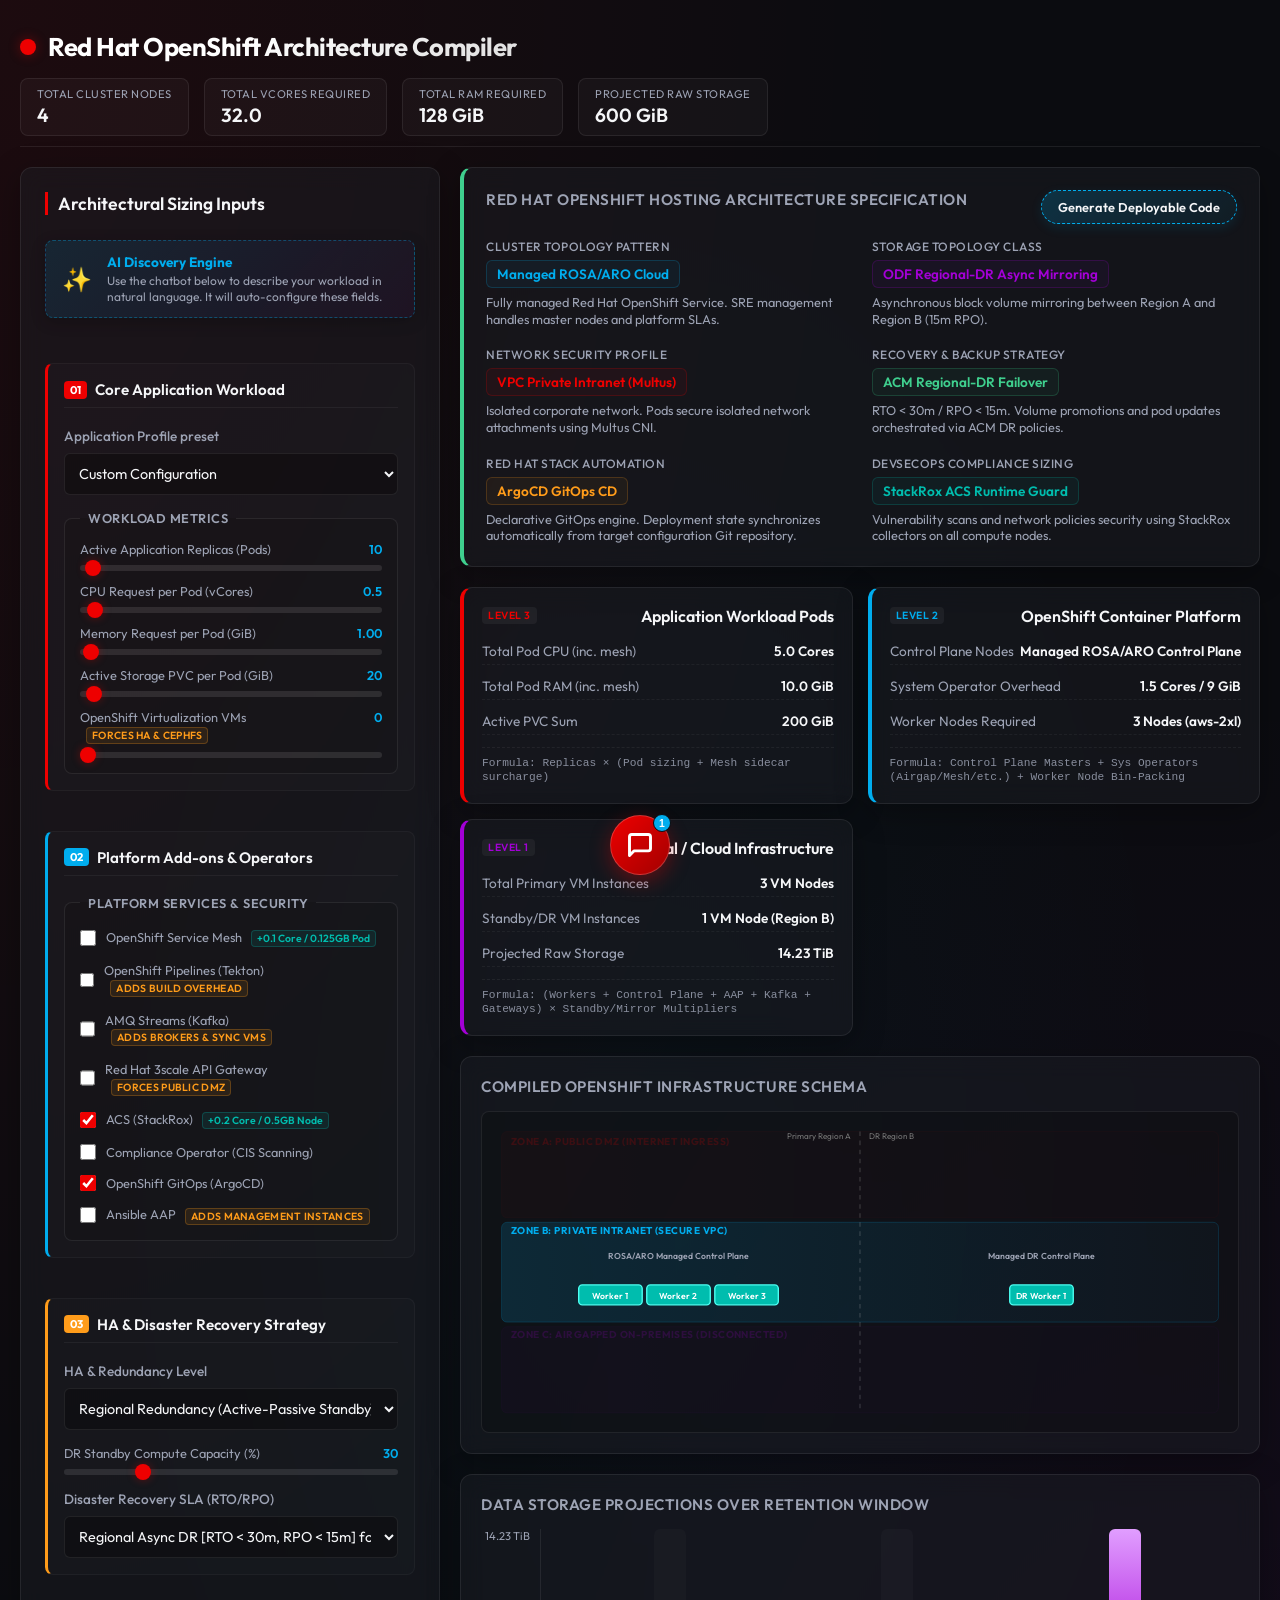
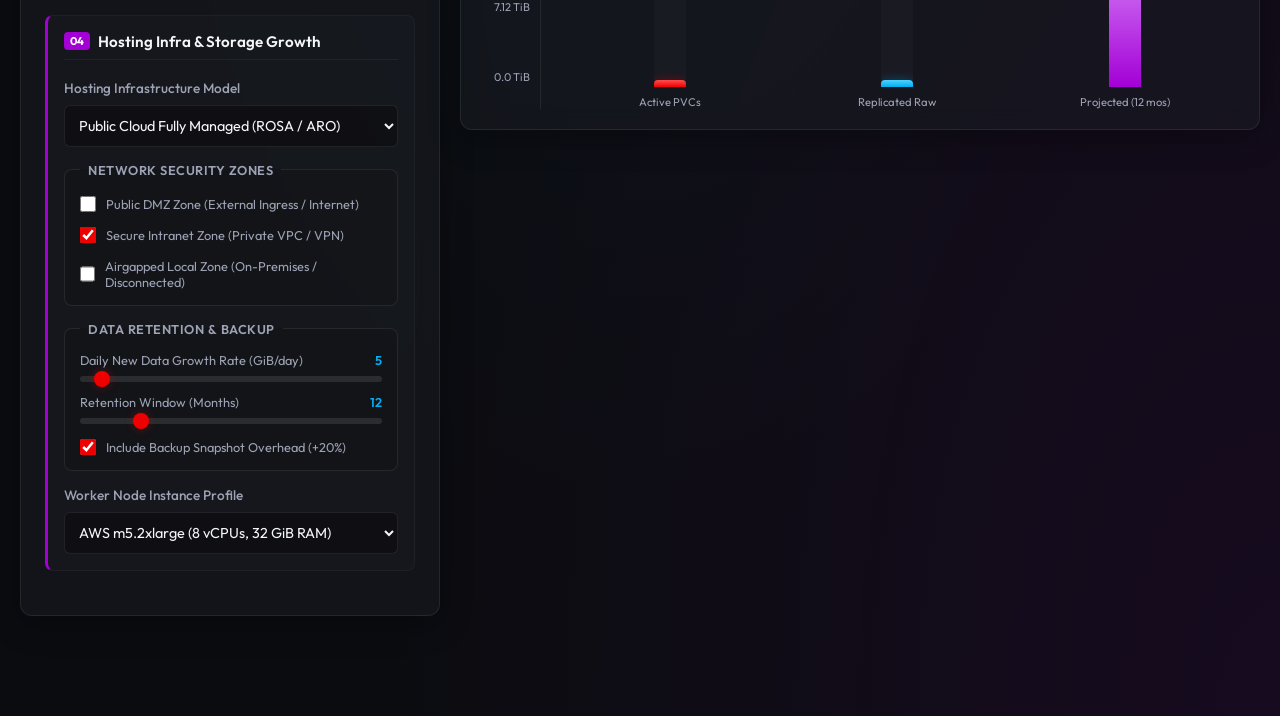
<file: Tools/Resource-Calculator/index.html>
<!DOCTYPE html>
<html lang="en">
<head>
    <meta charset="UTF-8">
    <meta name="viewport" content="width=device-width, initial-scale=1.0">
    <title>Red Hat OpenShift Hosting Architecture Compiler & AI Architect</title>
    <meta name="description" content="Translate application hosting needs into standard Red Hat OpenShift Hosting Architecture Specifications.">
    <link rel="preconnect" href="https://fonts.googleapis.com">
    <link rel="preconnect" href="https://fonts.gstatic.com" crossorigin>
    <link href="https://fonts.googleapis.com/css2?family=Outfit:wght@300;400;500;600;700&display=swap" rel="stylesheet">
    <link rel="stylesheet" href="style.css">
    <script src="app.js" defer></script>
</head>
<body>
    <div class="app-container">
        <!-- Main Top Header -->
        <header class="app-header">
            <div class="header-logo">
                <span class="redhat-dot"></span>
                <h1>Red Hat OpenShift Architecture Compiler</h1>
            </div>
            
            <!-- Quick Global Stats Ribbon -->
            <div class="global-stats-ribbon" id="stats-ribbon">
                <div class="stat-ribbon-item">
                    <span class="ribbon-label">Total Cluster Nodes</span>
                    <span class="ribbon-value" id="ribbon-nodes">3</span>
                </div>
                <div class="stat-ribbon-item">
                    <span class="ribbon-label">Total vCores Required</span>
                    <span class="ribbon-value" id="ribbon-cores">24.0</span>
                </div>
                <div class="stat-ribbon-item">
                    <span class="ribbon-label">Total RAM Required</span>
                    <span class="ribbon-value" id="ribbon-ram">96 GiB</span>
                </div>
                <div class="stat-ribbon-item">
                    <span class="ribbon-label">Projected Raw Storage</span>
                    <span class="ribbon-value" id="ribbon-storage">1.2 TiB</span>
                </div>
            </div>
        </header>

        <!-- Main Content Area -->
        <main class="app-main">
            <!-- Left Panel: Application Hosting Needs Inputs -->
            <section class="panel-left card-glass">
                <h2 class="section-title">Architectural Sizing Inputs</h2>
                
                <div class="ai-banner-callout">
                    <span class="ai-banner-sparkle">✨</span>
                    <div class="ai-banner-text">
                        <strong>AI Discovery Engine</strong>
                        <p>Use the chatbot below to describe your workload in natural language. It will auto-configure these fields.</p>
                    </div>
                </div>

                <!-- Step 1: Core Application Workload -->
                <div class="step-container border-step-app">
                    <h3 class="step-title"><span class="step-num step-num-app">01</span> Core Application Workload</h3>
                    
                    <!-- Preset Workloads Section -->
                    <div class="form-group">
                        <label for="workload-preset">Application Profile preset</label>
                        <select id="workload-preset" class="select-field">
                            <option value="web">Standard Web / Microservice (Balanced)</option>
                            <option value="db">Database & Caching (RAM Heavy)</option>
                            <option value="ai">AI/ML & Analytics (Compute Heavy)</option>
                            <option value="custom" selected>Custom Configuration</option>
                        </select>
                    </div>

                    <!-- Sliders for Workload Sizing -->
                    <fieldset class="fieldset-group">
                        <legend>Workload Metrics</legend>
                        
                        <div class="slider-group">
                            <div class="slider-labels">
                                <span class="slider-name">Active Application Replicas (Pods)</span>
                                <span class="slider-val" id="val-replicas">10</span>
                            </div>
                            <input type="range" id="input-replicas" min="1" max="500" value="10" class="slider-field">
                        </div>

                        <div class="slider-group">
                            <div class="slider-labels">
                                <span class="slider-name">CPU Request per Pod (vCores)</span>
                                <span class="slider-val" id="val-cpu">0.5</span>
                            </div>
                            <input type="range" id="input-cpu" min="0.1" max="16" step="0.1" value="0.5" class="slider-field">
                        </div>

                        <div class="slider-group">
                            <div class="slider-labels">
                                <span class="slider-name">Memory Request per Pod (GiB)</span>
                                <span class="slider-val" id="val-ram">1.0</span>
                            </div>
                            <input type="range" id="input-ram" min="0.25" max="64" step="0.25" value="1" class="slider-field">
                        </div>

                        <div class="slider-group">
                            <div class="slider-labels">
                                <span class="slider-name">Active Storage PVC per Pod (GiB)</span>
                                <span class="slider-val" id="val-pvc">20</span>
                            </div>
                            <input type="range" id="input-pvc" min="0" max="1000" step="10" value="20" class="slider-field">
                        </div>

                        <!-- OpenShift Virtualization VMs Slider -->
                        <div class="slider-group">
                            <div class="slider-labels">
                                <span class="slider-name">
                                    OpenShift Virtualization VMs 
                                    <span class="rule-hint-badge" title="Virtualization requires CephFS Shared Storage and locks out Single-Node SNO setup">forces HA & CephFS</span>
                                </span>
                                <span class="slider-val" id="val-vms">0</span>
                            </div>
                            <input type="range" id="input-vms" min="0" max="100" step="1" value="0" class="slider-field">
                        </div>
                    </fieldset>
                </div>

                <!-- Step 2: Platform Add-ons & Operators -->
                <div class="step-container border-step-platform">
                    <h3 class="step-title"><span class="step-num step-num-platform">02</span> Platform Add-ons & Operators</h3>
                    
                    <!-- DevSecOps & Platform Services Checklist -->
                    <fieldset class="fieldset-group">
                        <legend>Platform Services & Security</legend>
                        <div class="checkbox-group">
                            <input type="checkbox" id="input-service-mesh" class="checkbox-field">
                            <label for="input-service-mesh">OpenShift Service Mesh <span class="calc-overhead-badge">+0.1 Core / 0.125GB Pod</span></label>
                        </div>
                        <div class="checkbox-group">
                            <input type="checkbox" id="input-sec-pipelines" class="checkbox-field">
                            <label for="input-sec-pipelines">OpenShift Pipelines (Tekton) <span class="rule-hint-badge" title="Toggling pipelines enables concurrent builder CPU/RAM overhead slider">adds build overhead</span></label>
                        </div>
                        <div class="checkbox-group">
                            <input type="checkbox" id="input-sec-kafka" class="checkbox-field">
                            <label for="input-sec-kafka">AMQ Streams (Kafka) <span class="rule-hint-badge" title="Toggling Kafka adds brokers nodes & storage, plus MM2 sync VM instances if DR is active">adds brokers & sync VMs</span></label>
                        </div>
                        <div class="checkbox-group">
                            <input type="checkbox" id="input-sec-gateway" class="checkbox-field">
                            <label for="input-sec-gateway">Red Hat 3scale API Gateway <span class="rule-hint-badge" title="3scale API Gateway requires Ingress Controllers in a Public DMZ zone">forces Public DMZ</span></label>
                        </div>
                        <div class="checkbox-group">
                            <input type="checkbox" id="input-sec-acs" checked class="checkbox-field">
                            <label for="input-sec-acs">ACS (StackRox) <span class="calc-overhead-badge">+0.2 Core / 0.5GB Node</span></label>
                        </div>
                        <div class="checkbox-group">
                            <input type="checkbox" id="input-sec-compliance" class="checkbox-field">
                            <label for="input-sec-compliance">Compliance Operator (CIS Scanning)</label>
                        </div>
                        <div class="checkbox-group">
                            <input type="checkbox" id="input-sec-gitops" checked class="checkbox-field">
                            <label for="input-sec-gitops">OpenShift GitOps (ArgoCD)</label>
                        </div>
                        <div class="checkbox-group">
                            <input type="checkbox" id="input-sec-aap" class="checkbox-field">
                            <label for="input-sec-aap">Ansible AAP <span class="rule-hint-badge" title="Ansible Automation Platform controller nodes (3 instances) + auto-scaled executor nodes based on workers">adds management instances</span></label>
                        </div>
                    </fieldset>

                    <!-- Concurrent Build Tasks Slider (Only shown if Tekton Pipelines checked) -->
                    <div class="slider-group custom-hidden" id="concurrent-builds-container">
                        <div class="slider-labels">
                            <span class="slider-name">Concurrent CI Build Tasks</span>
                            <span class="slider-val" id="val-concurrent-builds">2</span>
                        </div>
                        <input type="range" id="input-concurrent-builds" min="1" max="10" step="1" value="2" class="slider-field">
                    </div>

                    <!-- Event Throughput Slider (Only shown if AMQ Streams checked) -->
                    <div class="slider-group custom-hidden" id="kafka-throughput-container">
                        <div class="slider-labels">
                            <span class="slider-name">Event Throughput (msgs/sec)</span>
                            <span class="slider-val" id="val-kafka-throughput">10000</span>
                        </div>
                        <input type="range" id="input-kafka-throughput" min="10000" max="100000" step="10000" value="10000" class="slider-field">
                    </div>
                </div>

                <!-- Step 3: High Availability & DR Strategy -->
                <div class="step-container border-step-dr">
                    <h3 class="step-title"><span class="step-num step-num-dr">03</span> HA & Disaster Recovery Strategy</h3>
                    
                    <!-- High Availability & DR Levels -->
                    <div class="form-group">
                        <label for="availability-sla">HA & Redundancy Level</label>
                        <select id="availability-sla" class="select-field">
                            <option value="sno">Single Zone (SNO - Single Node OpenShift)</option>
                            <option value="ha-single">Single Region (HA Multi-AZ Stretch Cluster)</option>
                            <option value="ha-dr-ap" selected>Regional Redundancy (Active-Passive Standby)</option>
                            <option value="ha-dr-aa">Regional Redundancy (Active-Active Sync DR)</option>
                        </select>
                    </div>

                    <!-- DR Standby Compute Capacity (Only shown for Active-Passive) -->
                    <div class="slider-group" id="standby-capacity-container">
                        <div class="slider-labels">
                            <span class="slider-name">DR Standby Compute Capacity (%)</span>
                            <span class="slider-val" id="val-standby-capacity">30</span>
                        </div>
                        <input type="range" id="input-standby-capacity" min="10" max="100" step="10" value="30" class="slider-field">
                    </div>

                    <!-- Disaster Recovery SLAs -->
                    <div class="form-group">
                        <label for="recovery-sla">Disaster Recovery SLA (RTO/RPO)</label>
                        <select id="recovery-sla" class="select-field">
                            <option value="oadp">Basic Backup (OADP) [RTO &lt; 24h, RPO &lt; 24h]</option>
                            <option value="async" selected>Regional Async DR [RTO &lt; 30m, RPO &lt; 15m] <span class="rule-hint-badge">forces Regional AP/AA</span></option>
                            <option value="sync">Metro Sync DR [RTO &lt; 1m, RPO ~ 0] <span class="rule-hint-badge">forces Active-Active DR</span></option>
                        </select>
                    </div>
                </div>

                <!-- Step 4: Infrastructure & Storage Retention -->
                <div class="step-container border-step-infra">
                    <h3 class="step-title"><span class="step-num step-num-infra">04</span> Hosting Infra & Storage Growth</h3>

                    <!-- Infrastructure Model (ROSA/ARO vs Baremetal) -->
                    <div class="form-group">
                        <label for="infra-model">Hosting Infrastructure Model</label>
                        <select id="infra-model" class="select-field">
                            <option value="baremetal">Self-Managed Bare-Metal Datacenter</option>
                            <option value="virtualized">Self-Managed Virtualized (VMware/Nutanix)</option>
                            <option value="cloud-self">Public Cloud Self-Managed (IPI/UPI on AWS/Azure)</option>
                            <option value="cloud-managed" selected>Public Cloud Fully Managed (ROSA / ARO)</option>
                        </select>
                    </div>

                    <!-- Security & Network Zone Topology -->
                    <fieldset class="fieldset-group">
                        <legend>Network Security Zones</legend>
                        <div class="checkbox-group">
                            <input type="checkbox" id="input-zone-dmz" class="checkbox-field">
                            <label for="input-zone-dmz">Public DMZ Zone (External Ingress / Internet)</label>
                        </div>
                        <div class="checkbox-group">
                            <input type="checkbox" id="input-zone-intranet" checked class="checkbox-field">
                            <label for="input-zone-intranet">Secure Intranet Zone (Private VPC / VPN)</label>
                        </div>
                        <div class="checkbox-group">
                            <input type="checkbox" id="input-zone-airgap" class="checkbox-field">
                            <label for="input-zone-airgap">Airgapped Local Zone (On-Premises / Disconnected)</label>
                        </div>
                    </fieldset>

                    <!-- Storage Projections and Retention -->
                    <fieldset class="fieldset-group">
                        <legend>Data Retention & Backup</legend>
                        
                        <div class="slider-group">
                            <div class="slider-labels">
                                <span class="slider-name">Daily New Data Growth Rate (GiB/day)</span>
                                <span class="slider-val" id="val-growth">5</span>
                            </div>
                            <input type="range" id="input-growth" min="0" max="100" step="1" value="5" class="slider-field">
                        </div>

                        <div class="slider-group">
                            <div class="slider-labels">
                                <span class="slider-name">Retention Window (Months)</span>
                                <span class="slider-val" id="val-retention">12</span>
                            </div>
                            <input type="range" id="input-retention" min="1" max="60" step="1" value="12" class="slider-field">
                        </div>

                        <div class="checkbox-group">
                            <input type="checkbox" id="input-backup" checked class="checkbox-field">
                            <label for="input-backup">Include Backup Snapshot Overhead (+20%)</label>
                        </div>
                    </fieldset>

                    <!-- Node Hardware Profiles -->
                    <div class="form-group">
                        <label for="node-profile">Worker Node Instance Profile</label>
                        <select id="node-profile" class="select-field">
                            <option value="aws-xl">AWS m5.xlarge (4 vCPUs, 16 GiB RAM)</option>
                            <option value="aws-2xl" selected>AWS m5.2xlarge (8 vCPUs, 32 GiB RAM)</option>
                            <option value="baremetal">Bare-Metal Compute Node (32 vCPUs, 128 GiB RAM)</option>
                            <option value="custom">Custom Node Sizing</option>
                        </select>
                    </div>

                    <!-- Custom Node Sizing (Hidden unless Custom node selected) -->
                    <div id="custom-node-size-container" class="fieldset-group custom-hidden">
                        <legend>Custom Node Capacity</legend>
                        <div style="display: flex; gap: 15px; margin-top: 10px;">
                            <div style="flex: 1;">
                                <label for="custom-node-cpu" style="font-size: 0.8rem; margin-bottom: 5px;">Node vCPUs</label>
                                <input type="number" id="custom-node-cpu" min="1" max="128" value="8" class="select-field" style="padding: 6px;">
                            </div>
                            <div style="flex: 1;">
                                <label for="custom-node-ram" style="font-size: 0.8rem; margin-bottom: 5px;">Node RAM (GiB)</label>
                                <input type="number" id="custom-node-ram" min="2" max="1024" value="32" class="select-field" style="padding: 6px;">
                            </div>
                        </div>
                    </div>
                </div>
            </section>

            <!-- Right Panel: Architectural Specs, Infrastructure Cards & Visuals -->
            <section class="panel-right">
                
                <!-- Central Panel: Red Hat OpenShift Hosting Architecture Specification -->
                <div class="compiled-spec-container card-glass border-spec">
                    <div class="spec-header-flex">
                        <h3 class="container-title">Red Hat OpenShift Hosting Architecture Specification</h3>
                        <button id="btn-trigger-iaas" class="btn-generate-code">Generate Deployable Code</button>
                    </div>
                    <div class="spec-grid">
                        <div class="spec-item">
                            <span class="spec-label">Cluster Topology Pattern</span>
                            <div class="spec-badge-wrapper">
                                <span class="spec-badge badge-topology" id="spec-topology">Multi-Cluster ACM Managed</span>
                            </div>
                            <p class="spec-desc" id="spec-topology-desc">Replicated active and standby nodes split across regions with global cluster federation controls.</p>
                        </div>
                        <div class="spec-item">
                            <span class="spec-label">Storage Topology Class</span>
                            <div class="spec-badge-wrapper">
                                <span class="spec-badge badge-storage" id="spec-storage">ODF Regional Async Mirroring</span>
                            </div>
                            <p class="spec-desc" id="spec-storage-desc">Asynchronous data replication across distant geographies to protect against site failure.</p>
                        </div>
                        <div class="spec-item">
                            <span class="spec-label">Network Security Profile</span>
                            <div class="spec-badge-wrapper">
                                <span class="spec-badge badge-security" id="spec-security">VPC Private Intranet (Multus)</span>
                            </div>
                            <p class="spec-desc" id="spec-security-desc">Private network isolation using macvlan attachments and strict security segmentations.</p>
                        </div>
                        <div class="spec-item">
                            <span class="spec-label">Recovery & Backup Strategy</span>
                            <div class="spec-badge-wrapper">
                                <span class="spec-badge badge-recovery" id="spec-recovery">OADP Object Store Snapshots</span>
                            </div>
                            <p class="spec-desc" id="spec-recovery-desc">Backup scheduling using velero and OADP to push snapshot volumes into external S3 storage.</p>
                        </div>
                        <!-- New Badge: Red Hat Stack Automation -->
                        <div class="spec-item">
                            <span class="spec-label">Red Hat Stack Automation</span>
                            <div class="spec-badge-wrapper">
                                <span class="spec-badge badge-automation" id="spec-automation">Not Configured</span>
                            </div>
                            <p class="spec-desc" id="spec-automation-desc">Day-2 automation configurations using playbooks, execution environments, and AAP automation controller.</p>
                        </div>
                        <!-- New Badge: DevSecOps Compliance -->
                        <div class="spec-item">
                            <span class="spec-label">DevSecOps Compliance Sizing</span>
                            <div class="spec-badge-wrapper">
                                <span class="spec-badge badge-devsecops" id="spec-devsecops">Standard Baseline</span>
                            </div>
                            <p class="spec-desc" id="spec-devsecops-desc">Runtime security scans with StackRox ACS collectors and CIS profiles from compliance operator.</p>
                        </div>
                    </div>
                </div>

                <!-- Stack Cascade Cards -->
                <div class="cascade-cards-container">
                    
                    <!-- Level 3: App Pods -->
                    <div class="cascade-card card-glass border-app">
                        <div class="card-header">
                            <span class="card-level">Level 3</span>
                            <h3>Application Workload Pods</h3>
                        </div>
                        <div class="card-stats">
                            <div class="card-stat-item">
                                <span class="stat-name">Total Pod CPU (inc. mesh)</span>
                                <span class="stat-val" id="app-cpu-total">5.0 Cores</span>
                            </div>
                            <div class="card-stat-item">
                                <span class="stat-name">Total Pod RAM (inc. mesh)</span>
                                <span class="stat-val" id="app-ram-total">10 GiB</span>
                            </div>
                            <div class="card-stat-item">
                                <span class="stat-name">Active PVC Sum</span>
                                <span class="stat-val" id="app-storage-total">200 GiB</span>
                            </div>
                        </div>
                        <div class="calc-formula-container">
                            <span class="calc-formula-text">Formula: Replicas &times; (Pod sizing + Mesh sidecar surcharge)</span>
                        </div>
                    </div>

                    <!-- Level 2: Platform Layer -->
                    <div class="cascade-card card-glass border-platform">
                        <div class="card-header">
                            <span class="card-level">Level 2</span>
                            <h3>OpenShift Container Platform</h3>
                        </div>
                        <div class="card-stats">
                            <div class="card-stat-item">
                                <span class="stat-name">Control Plane Nodes</span>
                                <span class="stat-val" id="platform-cp-overhead">3 Nodes (24 vCPUs / 96GB)</span>
                            </div>
                            <div class="card-stat-item">
                                <span class="stat-name">System Operator Overhead</span>
                                <span class="stat-val" id="platform-sys-overhead">2.5 Cores / 12GiB</span>
                            </div>
                            <div class="card-stat-item">
                                <span class="stat-name">Worker Nodes Required</span>
                                <span class="stat-val" id="platform-worker-nodes">2 Nodes</span>
                            </div>
                        </div>
                        <div class="calc-formula-container">
                            <span class="calc-formula-text">Formula: Control Plane Masters + Sys Operators (Airgap/Mesh/etc.) + Worker Node Bin-Packing</span>
                        </div>
                    </div>

                    <!-- Level 1: Infrastructure Layer -->
                    <div class="cascade-card card-glass border-infra">
                        <div class="card-header">
                            <span class="card-level">Level 1</span>
                            <h3>Physical / Cloud Infrastructure</h3>
                        </div>
                        <div class="card-stats">
                            <div class="card-stat-item">
                                <span class="stat-name">Total Primary VM Instances</span>
                                <span class="stat-val" id="infra-instances">5 Instances</span>
                            </div>
                            <div class="card-stat-item">
                                <span class="stat-name">Standby/DR VM Instances</span>
                                <span class="stat-val" id="infra-instances-dr">3 Instances</span>
                            </div>
                            <div class="card-stat-item">
                                <span class="stat-name">Projected Raw Storage</span>
                                <span class="stat-val" id="infra-storage-projected">6.5 TiB</span>
                            </div>
                        </div>
                        <div class="calc-formula-container">
                            <span class="calc-formula-text">Formula: (Workers + Control Plane + AAP + Kafka + Gateways) &times; Standby/Mirror Multipliers</span>
                        </div>
                    </div>
                </div>

                <!-- SVG Visualizer Schema (HA/DR lanes & Multi-VPC zones) -->
                <div class="visualizer-container card-glass">
                    <h3 class="container-title">Compiled OpenShift Infrastructure Schema</h3>
                    <div class="svg-wrapper">
                        <svg viewBox="0 0 800 320" xmlns="http://www.w3.org/2000/svg" id="dependency-svg" width="100%" height="100%">
                            <defs>
                                <marker id="arrow" viewBox="0 0 10 10" refX="8" refY="5" markerWidth="6" markerHeight="6" orient="auto-start-reverse">
                                    <path d="M 0 0 L 10 5 L 0 10 z" fill="#777" />
                                </marker>
                                <linearGradient id="dmzGrad" x1="0%" y1="0%" x2="100%" y2="0%">
                                    <stop offset="0%" stop-color="rgba(238, 0, 0, 0.15)" />
                                    <stop offset="100%" stop-color="rgba(238, 0, 0, 0.03)" />
                                </linearGradient>
                                <linearGradient id="intranetGrad" x1="0%" y1="0%" x2="100%" y2="0%">
                                    <stop offset="0%" stop-color="rgba(0, 173, 238, 0.15)" />
                                    <stop offset="100%" stop-color="rgba(0, 173, 238, 0.03)" />
                                </linearGradient>
                                <linearGradient id="airgapGrad" x1="0%" y1="0%" x2="100%" y2="0%">
                                    <stop offset="0%" stop-color="rgba(163, 0, 214, 0.15)" />
                                    <stop offset="100%" stop-color="rgba(163, 0, 214, 0.03)" />
                                </linearGradient>
                            </defs>

                            <!-- Swimlanes for Security Zones -->
                            <!-- Lane 1: Public DMZ -->
                            <g id="lane-dmz">
                                <rect x="5" y="5" width="790" height="95" rx="6" fill="url(#dmzGrad)" stroke="rgba(238, 0, 0, 0.2)" stroke-width="1" />
                                <text x="15" y="20" fill="#EE0000" font-family="var(--font-stack)" font-weight="700" font-size="11" letter-spacing="0.5">ZONE A: PUBLIC DMZ (INTERNET INGRESS)</text>
                            </g>

                            <!-- Lane 2: Secure Intranet -->
                            <g id="lane-intranet">
                                <rect x="5" y="105" width="790" height="110" rx="6" fill="url(#intranetGrad)" stroke="rgba(0, 173, 238, 0.2)" stroke-width="1" />
                                <text x="15" y="118" fill="#00ADEE" font-family="var(--font-stack)" font-weight="700" font-size="11" letter-spacing="0.5">ZONE B: PRIVATE INTRANET (SECURE VPC)</text>
                            </g>

                            <!-- Lane 3: Airgapped Local -->
                            <g id="lane-airgap">
                                <rect x="5" y="220" width="790" height="95" rx="6" fill="url(#airgapGrad)" stroke="rgba(163, 0, 214, 0.2)" stroke-width="1" />
                                <text x="15" y="233" fill="#A300D6" font-family="var(--font-stack)" font-weight="700" font-size="11" letter-spacing="0.5">ZONE C: AIRGAPPED ON-PREMISES (DISCONNECTED)</text>
                            </g>

                            <!-- Region Dividers (Dotted vertical line if Multi-Region DR selected) -->
                            <line x1="400" y1="5" x2="400" y2="315" stroke="rgba(255, 255, 255, 0.15)" stroke-width="1.5" stroke-dasharray="5,5" id="region-divider" />
                            <text x="390" y="13" fill="#777" font-family="var(--font-stack)" font-size="9" text-anchor="end" id="region-a-label">Primary Region A</text>
                            <text x="410" y="13" fill="#777" font-family="var(--font-stack)" font-size="9" text-anchor="start" id="region-b-label">DR Region B</text>

                            <!-- Dynamic SVG Nodes will be injected here by app.js -->
                            <g id="svg-dynamic-elements">
                                <!-- Placeholders for dynamically rendered nodes/pods -->
                            </g>
                        </svg>
                    </div>
                </div>

                <!-- Storage Growth Projection Graph -->
                <div class="storage-chart-container card-glass">
                    <h3 class="container-title">Data Storage Projections Over Retention Window</h3>
                    <div class="chart-wrapper">
                        <div class="chart-y-axis">
                            <span id="chart-scale-max">10.0 TiB</span>
                            <span id="chart-scale-mid">5.0 TiB</span>
                            <span id="chart-scale-min">0.0 TiB</span>
                        </div>
                        <div class="chart-visual">
                            <!-- Visual Columns -->
                            <div class="chart-column">
                                <div class="bar-container">
                                    <div class="bar bar-base" id="bar-active-height" style="height: 20%;"></div>
                                </div>
                                <span class="bar-label">Active PVCs</span>
                            </div>
                            <div class="chart-column">
                                <div class="bar-container">
                                    <div class="bar bar-replicated" id="bar-replicated-height" style="height: 40%;"></div>
                                </div>
                                <span class="bar-label">Replicated Raw</span>
                            </div>
                            <div class="chart-column">
                                <div class="bar-container">
                                    <div class="bar bar-projected" id="bar-projected-height" style="height: 85%;"></div>
                                </div>
                                <span class="bar-label" id="label-projected-time">Projected (12 mos)</span>
                            </div>
                        </div>
                    </div>
                </div>
            </section>
        </main>

        <!-- Floating Chatbot Widget (Bottom Center) -->
        <div class="chat-widget-wrapper" id="chat-widget">
            <!-- Expandable Chat Panel -->
            <div class="chat-panel card-glass chat-collapsed" id="chat-panel">
                <div class="chat-header">
                    <div class="chat-title">
                        <span class="ollama-indicator" id="ollama-status-indicator"></span>
                        <h4>Enterprise AI Architect</h4>
                    </div>
                    <!-- Dynamic Model Selector -->
                    <select id="chat-model-select" class="select-field" style="padding: 2px 6px; font-size: 0.75rem; background: rgba(0,0,0,0.4); border-color: rgba(255,255,255,0.1); width: 120px; margin-left: 10px;"></select>
                    <!-- Settings Toggle Button -->
                    <button class="btn-settings-chat" id="btn-settings-chat" title="Configure System Prompt" style="background: none; border: none; color: var(--text-secondary); font-size: 1rem; cursor: pointer; padding: 0 5px; margin-left: 8px;">⚙️</button>
                    <button class="btn-close-chat" id="btn-close-chat" style="margin-left: 5px;">&times;</button>
                </div>
                
                <!-- Chat Messages Body -->
                <div class="chat-body" id="chat-body">
                    <div class="chat-message system-msg">
                        Hi! I am your <strong>Enterprise OpenShift Discovery Architect</strong>. Tell me about your application's characteristics and hosting requirements. I will configure the hosting specification and guide you through targeted architectural discovery questions.
                    </div>
                </div>

                <!-- Chat Settings Body (Prompt Configurator) -->
                <div class="chat-settings-body custom-hidden" id="chat-settings-body" style="padding: 15px; flex: 1; display: flex; flex-direction: column; overflow-y: auto; background: rgba(10, 15, 30, 0.95);">
                    <h5 style="margin-top: 0; margin-bottom: 8px; color: var(--accent-light); font-size: 0.9rem; font-weight: 600;">System Prompt Configuration</h5>
                    <p style="font-size: 0.7rem; color: var(--text-secondary); margin-bottom: 10px; line-height: 1.3;">Fine-tune the baseline rules used by the AI to translate your natural language requirements into OpenShift hosting designs and generate follow-up discovery questions.</p>
                    <textarea id="prompt-text-area" class="select-field" style="width: 100%; flex: 1; min-height: 180px; font-family: 'Courier New', monospace; font-size: 0.75rem; line-height: 1.4; resize: none; margin-bottom: 10px; background: rgba(0,0,0,0.3); border-color: rgba(255,255,255,0.1); padding: 8px; color: #f5f6f8; border-radius: 4px;"></textarea>
                    <div style="display: flex; gap: 8px;">
                        <button id="btn-save-prompt" class="btn-send" style="padding: 6px 15px; font-size: 0.8rem; border-radius: 4px; height: auto;">Save Prompt</button>
                        <button id="btn-reset-prompt" class="btn-quick-action" style="padding: 6px 15px; font-size: 0.8rem; margin: 0; border-radius: 4px; background: transparent; border: 1px solid rgba(255,255,255,0.15);">Reset Default</button>
                    </div>
                </div>

                <!-- Predefined Quick Questions -->
                <div class="chat-quick-actions">
                    <button class="btn-quick-action" id="action-explain">Explain Sizing</button>
                    <button class="btn-quick-action" id="action-scc">Recommend SCC</button>
                    <button class="btn-quick-action" id="action-storage">Analyze Storage</button>
                </div>

                <!-- Chat Input Footer -->
                <div class="chat-footer">
                    <input type="text" id="chat-input" placeholder="Ask about your configuration..." autocomplete="off">
                    <button id="chat-send-btn" class="btn-send">Send</button>
                </div>
                
                <!-- Connection Status Alert -->
                <div class="ollama-error-banner custom-hidden" id="ollama-error">
                    <strong>Local Ollama CORS or Connection Error!</strong> Start Ollama with origins enabled:
                    <pre style="margin-top: 5px; font-size: 0.7rem; color: #ffcccc;"># Windows (PowerShell)
$env:OLLAMA_ORIGINS="*" ; ollama serve

# macOS / Linux
OLLAMA_ORIGINS="*" ollama serve</pre>
                </div>
            </div>

            <!-- Float Action Button -->
            <button class="chat-trigger-btn" id="chat-trigger">
                <svg viewBox="0 0 24 24" width="28" height="28" stroke="currentColor" stroke-width="2.5" fill="none" stroke-linecap="round" stroke-linejoin="round">
                    <path d="M21 15a2 2 0 0 1-2 2H7l-4 4V5a2 2 0 0 1 2-2h14a2 2 0 0 1 2 2z"></path>
                </svg>
                <span class="chat-badge" id="chat-badge">1</span>
            </button>
        </div>
        
        <!-- IaaS Code Generation Slide-out Drawer -->
        <div id="iaas-drawer" class="drawer-overlay custom-hidden">
            <div class="drawer-content card-glass">
                <div class="drawer-header">
                    <div class="drawer-header-title">
                        <span class="redhat-dot"></span>
                        <h3>Generate Deployable IaaS Code</h3>
                    </div>
                    <button id="btn-close-drawer" class="btn-close-chat">&times;</button>
                </div>
                
                <div class="drawer-body">
                    <!-- Section: Deployment Sizing Info -->
                    <div class="drawer-section">
                        <h4>Step 5: Configure Infrastructure Variables</h4>
                        
                        <div class="form-grid">
                            <div class="form-group">
                                <label for="iaas-provider">Cloud / Platform Target</label>
                                <select id="iaas-provider" class="select-field">
                                    <option value="aws">Amazon Web Services (AWS)</option>
                                    <option value="azure">Microsoft Azure</option>
                                    <option value="vsphere">VMware vSphere</option>
                                    <option value="baremetal">Bare-Metal (On-Premises)</option>
                                </select>
                            </div>
                            
                            <div class="form-group">
                                <label for="iaas-cluster-name">Cluster ID / Name</label>
                                <input type="text" id="iaas-cluster-name" class="select-field" value="ocp-production" placeholder="e.g. ocp-prod">
                            </div>

                            <div class="form-group">
                                <label for="iaas-base-domain">DNS Base Domain</label>
                                <input type="text" id="iaas-base-domain" class="select-field" value="example.com" placeholder="e.g. cluster.local">
                            </div>

                            <div class="form-group">
                                <label for="iaas-vpc-cidr">VPC / Network CIDR Range</label>
                                <input type="text" id="iaas-vpc-cidr" class="select-field" value="10.0.0.0/16" placeholder="e.g. 192.168.0.0/16">
                            </div>

                            <div class="form-group" style="grid-column: span 2;">
                                <label for="iaas-ssh-key">Public SSH Key (~/.ssh/id_rsa.pub)</label>
                                <input type="text" id="iaas-ssh-key" class="select-field" value="ssh-rsa AAAAB3NzaC1yc2EAAAADAQABAAACAQD... ocp-admin@local" placeholder="Paste ssh-rsa public key content">
                            </div>
                        </div>
                    </div>

                    <!-- Code Preview Selector Tabs -->
                    <div class="drawer-tabs">
                        <button class="drawer-tab-btn active" id="tab-terraform">Terraform (main.tf)</button>
                        <button class="drawer-tab-btn" id="tab-install-config">install-config.yaml</button>
                        <button class="drawer-tab-btn" id="tab-ansible">Ansible Day-2 Playbook</button>
                    </div>

                    <!-- Preformatted Code Block -->
                    <div class="code-preview-container">
                        <div class="code-preview-header">
                            <span class="preview-filename" id="preview-filename-label">main.tf</span>
                            <span class="code-lang-label" id="preview-lang-label">HCL / Terraform</span>
                        </div>
                        <pre><code id="code-preview-block">Initializing IaaS script...</code></pre>
                    </div>
                </div>

                <div class="drawer-footer">
                    <button id="btn-copy-code" class="btn-send">Copy to Clipboard</button>
                    <button id="btn-download-code" class="btn-quick-action" style="margin: 0; padding: 10px 20px;">Download Script File</button>
                </div>
            </div>
        </div>
    </div>
</body>
</html>
</file>
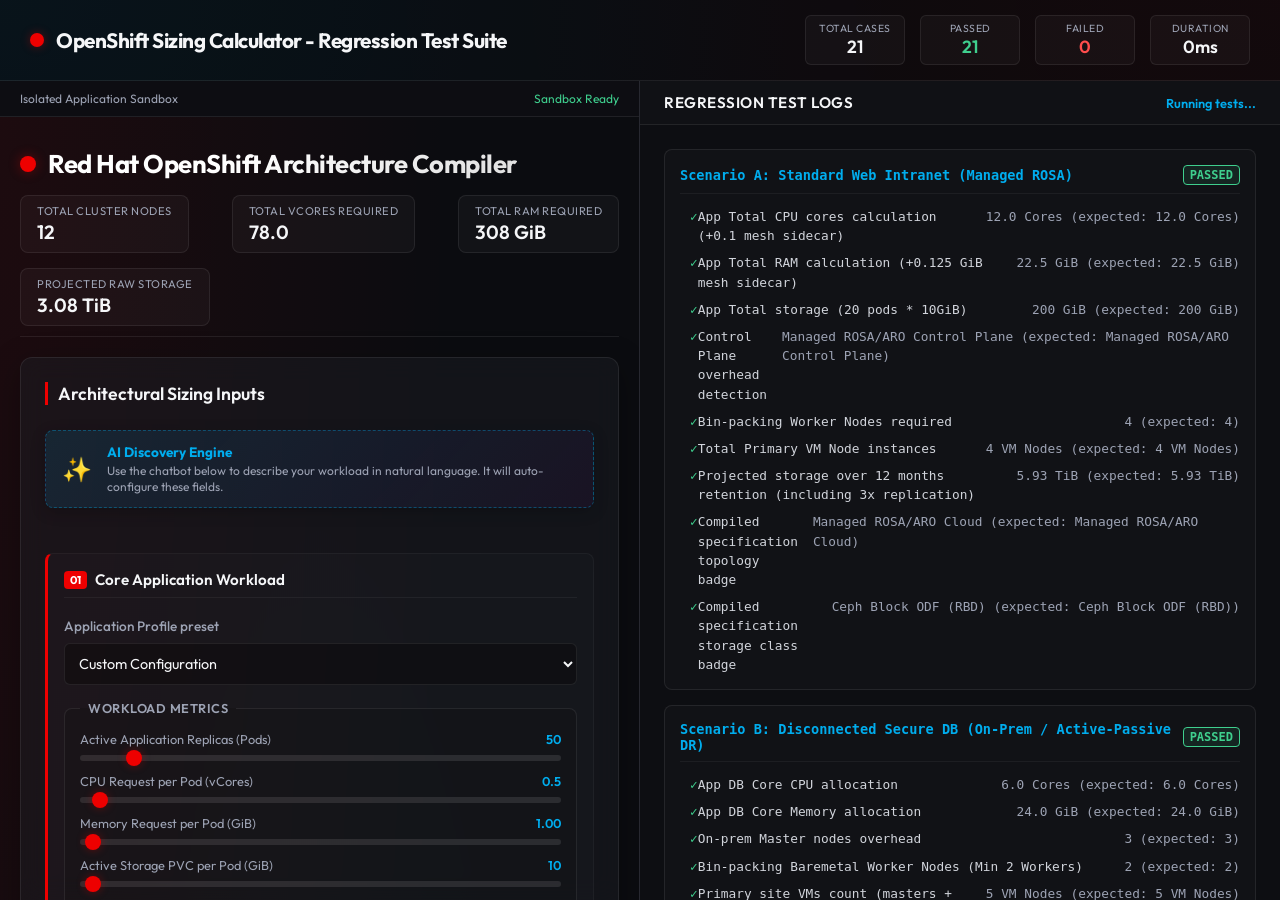
<file: Tools/Resource-Calculator/test.html>
<!DOCTYPE html>
<html lang="en">
<head>
    <meta charset="UTF-8">
    <meta name="viewport" content="width=device-width, initial-scale=1.0">
    <title>OpenShift Sizing Calculator - Regression Test Console</title>
    <link rel="preconnect" href="https://fonts.googleapis.com">
    <link rel="preconnect" href="https://fonts.gstatic.com" crossorigin>
    <link href="https://fonts.googleapis.com/css2?family=Outfit:wght@300;400;500;600;700&display=swap" rel="stylesheet">
    <style>
        :root {
            --bg-main: #0b0c10;
            --bg-card: rgba(30, 31, 38, 0.6);
            --border-glass: rgba(255, 255, 255, 0.08);
            --text-primary: #f5f6f8;
            --text-secondary: #9da3b4;
            --redhat-red: #EE0000;
            --redhat-red-glow: rgba(238, 0, 0, 0.35);
            --platform-blue: #00ADEE;
            --success-green: #3fcf8e;
            --success-green-glow: rgba(63, 207, 142, 0.2);
            --error-red: #ff4d4d;
            --error-red-glow: rgba(255, 77, 77, 0.2);
            --font-stack: 'Outfit', sans-serif;
        }

        * {
            box-sizing: border-box;
            margin: 0;
            padding: 0;
        }

        body {
            background-color: var(--bg-main);
            background-image: 
                radial-gradient(at 0% 0%, rgba(0, 173, 238, 0.08) 0px, transparent 50%),
                radial-gradient(at 100% 0%, rgba(238, 0, 0, 0.06) 0px, transparent 50%);
            color: var(--text-primary);
            font-family: var(--font-stack);
            height: 100vh;
            display: flex;
            flex-direction: column;
            overflow: hidden;
        }

        .test-header {
            display: flex;
            justify-content: space-between;
            align-items: center;
            padding: 15px 30px;
            border-bottom: 1px solid var(--border-glass);
            background: rgba(0, 0, 0, 0.2);
        }

        .header-logo {
            display: flex;
            align-items: center;
            gap: 12px;
        }

        .redhat-dot {
            width: 14px;
            height: 14px;
            background-color: var(--redhat-red);
            border-radius: 50%;
            box-shadow: 0 0 10px var(--redhat-red-glow);
        }

        .header-logo h1 {
            font-size: 1.3rem;
            font-weight: 700;
            letter-spacing: -0.5px;
        }

        .test-summary-ribbon {
            display: flex;
            gap: 15px;
        }

        .summary-item {
            background: rgba(255, 255, 255, 0.03);
            border: 1px solid var(--border-glass);
            border-radius: 6px;
            padding: 6px 12px;
            display: flex;
            flex-direction: column;
            min-width: 100px;
            text-align: center;
        }

        .summary-label {
            font-size: 0.65rem;
            color: var(--text-secondary);
            text-transform: uppercase;
            letter-spacing: 0.5px;
        }

        .summary-value {
            font-size: 1.1rem;
            font-weight: 600;
        }

        .summary-value.success { color: var(--success-green); }
        .summary-value.error { color: var(--error-red); }

        .main-layout {
            flex: 1;
            display: grid;
            grid-template-columns: 1fr 1fr;
            height: calc(100vh - 75px);
            overflow: hidden;
        }

        .iframe-container {
            border-right: 1px solid var(--border-glass);
            height: 100%;
            display: flex;
            flex-direction: column;
            background: #15161e;
        }

        .iframe-header {
            padding: 10px 20px;
            background: rgba(0, 0, 0, 0.4);
            border-bottom: 1px solid var(--border-glass);
            display: flex;
            justify-content: space-between;
            font-size: 0.75rem;
            color: var(--text-secondary);
        }

        #target-frame {
            flex: 1;
            width: 100%;
            height: 100%;
            border: none;
        }

        .console-container {
            height: 100%;
            display: flex;
            flex-direction: column;
            background: #0d0e12;
        }

        .console-header {
            padding: 12px 24px;
            background: rgba(255, 255, 255, 0.01);
            border-bottom: 1px solid var(--border-glass);
            display: flex;
            justify-content: space-between;
            align-items: center;
        }

        .console-header h2 {
            font-size: 0.95rem;
            font-weight: 600;
            color: var(--text-primary);
            text-transform: uppercase;
            letter-spacing: 0.5px;
        }

        .test-log {
            flex: 1;
            padding: 24px;
            overflow-y: auto;
            display: flex;
            flex-direction: column;
            gap: 15px;
            font-family: monospace;
            font-size: 0.8rem;
        }

        .log-section {
            background: rgba(255, 255, 255, 0.02);
            border: 1px solid var(--border-glass);
            border-radius: 8px;
            padding: 15px;
            display: flex;
            flex-direction: column;
            gap: 8px;
        }

        .log-section-header {
            display: flex;
            justify-content: space-between;
            align-items: center;
            border-bottom: 1px solid rgba(255, 255, 255, 0.05);
            padding-bottom: 8px;
            margin-bottom: 5px;
        }

        .section-title {
            color: var(--platform-blue);
            font-weight: 700;
            font-size: 0.85rem;
        }

        .section-status {
            font-weight: 700;
            font-size: 0.75rem;
            padding: 2px 6px;
            border-radius: 4px;
        }

        .status-pass {
            background: rgba(63, 207, 142, 0.1);
            border: 1px solid var(--success-green);
            color: var(--success-green);
        }

        .status-fail {
            background: rgba(255, 77, 77, 0.1);
            border: 1px solid var(--error-red);
            color: var(--error-red);
        }

        .log-entry {
            display: flex;
            justify-content: space-between;
            padding-left: 10px;
            line-height: 1.5;
            color: #d1d4db;
        }

        .log-entry.pass::before {
            content: "✓ ";
            color: var(--success-green);
        }

        .log-entry.fail::before {
            content: "✗ ";
            color: var(--error-red);
        }

        .log-entry.fail {
            color: var(--error-red);
            background: rgba(255, 77, 77, 0.05);
            border-radius: 4px;
            padding: 4px 10px;
        }

        .log-entry-msg {
            flex: 1;
            padding-right: 15px;
        }

        .log-entry-val {
            color: var(--text-secondary);
        }

        .console-footer {
            padding: 15px 24px;
            border-top: 1px solid var(--border-glass);
            display: flex;
            justify-content: flex-end;
        }

        .btn-restart {
            background: var(--platform-blue);
            color: white;
            border: none;
            padding: 8px 16px;
            border-radius: 4px;
            font-family: var(--font-stack);
            font-size: 0.8rem;
            font-weight: 600;
            cursor: pointer;
            transition: opacity 0.2s;
        }

        .btn-restart:hover {
            opacity: 0.9;
        }
    </style>
    <script src="tests.js" defer></script>
</head>
<body>
    <header class="test-header">
        <div class="header-logo">
            <span class="redhat-dot"></span>
            <h1>OpenShift Sizing Calculator - Regression Test Suite</h1>
        </div>

        <div class="test-summary-ribbon">
            <div class="summary-item">
                <span class="summary-label">Total Cases</span>
                <span class="summary-value" id="summary-total">0</span>
            </div>
            <div class="summary-item">
                <span class="summary-label">Passed</span>
                <span class="summary-value success" id="summary-passed">0</span>
            </div>
            <div class="summary-item">
                <span class="summary-label">Failed</span>
                <span class="summary-value error" id="summary-failed">0</span>
            </div>
            <div class="summary-item">
                <span class="summary-label">Duration</span>
                <span class="summary-value" id="summary-time">0ms</span>
            </div>
        </div>
    </header>

    <main class="main-layout">
        <!-- Live isolated iframe of index.html -->
        <div class="iframe-container">
            <div class="iframe-header">
                <span>Isolated Application Sandbox</span>
                <span id="sandbox-status">Loading Sandbox...</span>
            </div>
            <iframe id="target-frame" src="index.html"></iframe>
        </div>

        <!-- Testing Assertion Console logs -->
        <div class="console-container">
            <div class="console-header">
                <h2>Regression Test Logs</h2>
                <span id="test-status" style="font-size: 0.8rem; font-weight: 600; color: var(--success-green);">Awaiting start...</span>
            </div>

            <div class="test-log" id="test-log">
                <!-- Log cards will be dynamically injected here -->
            </div>

            <div class="console-footer">
                <button class="btn-restart" id="btn-restart-tests">Rerun Test Suite</button>
            </div>
        </div>
    </main>
</body>
</html>
</file>
<file: Tools/Resource-Calculator/style.css>
/* CSS Variables for design tokens */
:root {
    --bg-main: #0b0c10;
    --bg-card: rgba(30, 31, 38, 0.45);
    --border-glass: rgba(255, 255, 255, 0.08);
    --text-primary: #f5f6f8;
    --text-secondary: #9da3b4;
    --redhat-red: #EE0000;
    --redhat-red-glow: rgba(238, 0, 0, 0.35);
    --platform-blue: #00ADEE;
    --platform-blue-glow: rgba(0, 173, 238, 0.35);
    --infra-purple: #A300D6;
    --infra-purple-glow: rgba(163, 0, 214, 0.35);
    --success-green: #3fcf8e;
    --success-green-glow: rgba(63, 207, 142, 0.35);
    --automation-orange: #ff9c1a;
    --automation-orange-glow: rgba(255, 156, 26, 0.35);
    --devsecops-teal: #00bdae;
    --devsecops-teal-glow: rgba(0, 189, 174, 0.35);
    --shadow-main: rgba(0, 0, 0, 0.5);
    --font-stack: 'Outfit', -apple-system, BlinkMacSystemFont, "Segoe UI", Roboto, sans-serif;
}

/* Reset and Global Styles */
* {
    box-sizing: border-box;
    margin: 0;
    padding: 0;
}

body {
    background-color: var(--bg-main);
    background-image: 
        radial-gradient(at 0% 0%, rgba(238, 0, 0, 0.08) 0px, transparent 50%),
        radial-gradient(at 100% 100%, rgba(163, 0, 214, 0.08) 0px, transparent 50%),
        radial-gradient(at 50% 50%, rgba(0, 173, 238, 0.04) 0px, transparent 60%);
    color: var(--text-primary);
    font-family: var(--font-stack);
    min-height: 100vh;
    padding: 20px;
    display: flex;
    justify-content: center;
}

.app-container {
    width: 100%;
    max-width: 1400px;
    display: flex;
    flex-direction: column;
    gap: 20px;
    position: relative;
    padding-bottom: 80px; /* Space for chatbot trigger */
}

/* Glassmorphism Card Utility */
.card-glass {
    background: var(--bg-card);
    backdrop-filter: blur(12px);
    -webkit-backdrop-filter: blur(12px);
    border: 1px solid var(--border-glass);
    border-radius: 12px;
    box-shadow: 0 8px 32px 0 rgba(0, 0, 0, 0.3);
}

/* Header Section */
.app-header {
    display: flex;
    justify-content: space-between;
    align-items: center;
    flex-wrap: wrap;
    gap: 15px;
    padding: 10px 0;
    border-bottom: 1px solid var(--border-glass);
}

.header-logo {
    display: flex;
    align-items: center;
    gap: 12px;
}

.redhat-dot {
    width: 16px;
    height: 16px;
    background-color: var(--redhat-red);
    border-radius: 50%;
    box-shadow: 0 0 12px var(--redhat-red-glow);
    display: inline-block;
}

.header-logo h1 {
    font-size: 1.6rem;
    font-weight: 700;
    letter-spacing: -0.5px;
    background: linear-gradient(135deg, #ffffff 40%, #e0e0e0 100%);
    -webkit-background-clip: text;
    -webkit-text-fill-color: transparent;
}

/* Stats Ribbon */
.global-stats-ribbon {
    display: flex;
    gap: 15px;
    flex-wrap: wrap;
}

.stat-ribbon-item {
    background: rgba(255, 255, 255, 0.03);
    border: 1px solid var(--border-glass);
    border-radius: 8px;
    padding: 8px 16px;
    display: flex;
    flex-direction: column;
    min-width: 130px;
}

.ribbon-label {
    font-size: 0.7rem;
    color: var(--text-secondary);
    text-transform: uppercase;
    letter-spacing: 0.5px;
}

.ribbon-value {
    font-size: 1.2rem;
    font-weight: 600;
    color: var(--text-primary);
    margin-top: 2px;
}

/* Main Workspace Grid */
.app-main {
    display: grid;
    grid-template-columns: 420px 1fr;
    gap: 20px;
}

/* Forms & Left Panel */
.panel-left {
    padding: 24px;
    display: flex;
    flex-direction: column;
    gap: 20px;
    height: fit-content;
}

.section-title {
    font-size: 1.1rem;
    font-weight: 600;
    color: var(--text-primary);
    border-left: 3px solid var(--redhat-red);
    padding-left: 10px;
    margin-bottom: 5px;
}

.form-group {
    display: flex;
    flex-direction: column;
    gap: 8px;
}

.form-group label {
    font-size: 0.85rem;
    font-weight: 500;
    color: var(--text-secondary);
}

.select-field {
    background: rgba(0, 0, 0, 0.3);
    border: 1px solid var(--border-glass);
    border-radius: 6px;
    color: var(--text-primary);
    font-family: var(--font-stack);
    font-size: 0.9rem;
    padding: 10px;
    outline: none;
    cursor: pointer;
    transition: border-color 0.2s;
}

.select-field:focus {
    border-color: var(--platform-blue);
}

.fieldset-group {
    border: 1px solid var(--border-glass);
    border-radius: 8px;
    padding: 15px;
    display: flex;
    flex-direction: column;
    gap: 12px;
    background: rgba(0, 0, 0, 0.1);
}

.fieldset-group legend {
    font-size: 0.8rem;
    font-weight: 600;
    color: var(--text-secondary);
    padding: 0 8px;
    text-transform: uppercase;
    letter-spacing: 0.5px;
}

/* Range Sliders */
.slider-group {
    display: flex;
    flex-direction: column;
    gap: 8px;
}

.slider-labels {
    display: flex;
    justify-content: space-between;
    font-size: 0.8rem;
}

.slider-name {
    color: var(--text-secondary);
}

.slider-val {
    font-weight: 600;
    color: var(--platform-blue);
}

.slider-field {
    -webkit-appearance: none;
    width: 100%;
    height: 6px;
    border-radius: 3px;
    background: rgba(255, 255, 255, 0.1);
    outline: none;
}

.slider-field::-webkit-slider-thumb {
    -webkit-appearance: none;
    appearance: none;
    width: 16px;
    height: 16px;
    border-radius: 50%;
    background: var(--redhat-red);
    cursor: pointer;
    box-shadow: 0 0 8px var(--redhat-red-glow);
    transition: transform 0.1s;
}

.slider-field::-webkit-slider-thumb:hover {
    transform: scale(1.2);
}

/* Checkbox Styles */
.checkbox-group {
    display: flex;
    align-items: center;
    gap: 10px;
    cursor: pointer;
    user-select: none;
    margin-top: 3px;
}

.checkbox-group label {
    font-size: 0.8rem;
    color: var(--text-secondary);
    cursor: pointer;
}

.checkbox-field {
    accent-color: var(--redhat-red);
    width: 16px;
    height: 16px;
    cursor: pointer;
}

/* Disabled Input and Locked Styles */
[disabled], .input-disabled, .input-locked {
    opacity: 0.4 !important;
    cursor: not-allowed !important;
    pointer-events: none !important;
}

/* Visual Pulse Flash for AI-driven modifications */
@keyframes borderPulse {
    0% { box-shadow: 0 0 0 0 rgba(63, 207, 142, 0.7); border-color: var(--success-green); }
    50% { box-shadow: 0 0 0 10px rgba(63, 207, 142, 0); border-color: var(--success-green); }
    100% { box-shadow: 0 0 0 0 rgba(63, 207, 142, 0); }
}

.pulse-highlight {
    animation: borderPulse 1.5s ease-out 2;
}

/* Right Panel Layout */
.panel-right {
    display: flex;
    flex-direction: column;
    gap: 20px;
}

/* Compiled OpenShift Hosting Specification Card styling */
.compiled-spec-container {
    padding: 22px;
    position: relative;
    border-left: 4px solid var(--success-green);
    transition: box-shadow 0.3s;
}

.compiled-spec-container:hover {
    box-shadow: 0 6px 24px var(--success-green-glow);
}

.spec-grid {
    display: grid;
    grid-template-columns: repeat(2, 1fr);
    gap: 20px;
    margin-top: 15px;
}

.spec-item {
    display: flex;
    flex-direction: column;
    gap: 6px;
}

.spec-label {
    font-size: 0.75rem;
    font-weight: 500;
    color: var(--text-secondary);
    text-transform: uppercase;
    letter-spacing: 0.5px;
}

.spec-badge-wrapper {
    display: flex;
}

.spec-badge {
    font-size: 0.85rem;
    font-weight: 600;
    padding: 4px 10px;
    border-radius: 6px;
    background: rgba(255, 255, 255, 0.05);
    white-space: nowrap;
}

.badge-topology {
    color: var(--platform-blue);
    border: 1px solid rgba(0, 173, 238, 0.2);
    background: rgba(0, 173, 238, 0.05);
}

.badge-storage {
    color: var(--infra-purple);
    border: 1px solid rgba(163, 0, 214, 0.2);
    background: rgba(163, 0, 214, 0.05);
}

.badge-security {
    color: var(--redhat-red);
    border: 1px solid rgba(238, 0, 0, 0.2);
    background: rgba(238, 0, 0, 0.05);
}

.badge-recovery {
    color: var(--success-green);
    border: 1px solid rgba(63, 207, 142, 0.2);
    background: rgba(63, 207, 142, 0.05);
}

.badge-automation {
    color: var(--automation-orange);
    border: 1px solid rgba(255, 156, 26, 0.2);
    background: rgba(255, 156, 26, 0.05);
}

.badge-devsecops {
    color: var(--devsecops-teal);
    border: 1px solid rgba(0, 189, 174, 0.2);
    background: rgba(0, 189, 174, 0.05);
}

.spec-desc {
    font-size: 0.8rem;
    color: var(--text-secondary);
    line-height: 1.3;
}

/* Cascade Cards Grid */
.cascade-cards-container {
    display: grid;
    grid-template-columns: repeat(auto-fit, minmax(280px, 1fr));
    gap: 15px;
}

.cascade-card {
    padding: 18px;
    position: relative;
    overflow: hidden;
    transition: transform 0.2s, box-shadow 0.2s;
}

.cascade-card:hover {
    transform: translateY(-2px);
}

/* Level Indicator Left Borders */
.border-app {
    border-left: 4px solid var(--redhat-red);
}
.border-app:hover {
    box-shadow: 0 4px 20px var(--redhat-red-glow);
}

.border-platform {
    border-left: 4px solid var(--platform-blue);
}
.border-platform:hover {
    box-shadow: 0 4px 20px var(--platform-blue-glow);
}

.border-infra {
    border-left: 4px solid var(--infra-purple);
}
.border-infra:hover {
    box-shadow: 0 4px 20px var(--infra-purple-glow);
}

.card-header {
    display: flex;
    justify-content: space-between;
    align-items: center;
    margin-bottom: 12px;
}

.card-level {
    font-size: 0.65rem;
    font-weight: 600;
    text-transform: uppercase;
    letter-spacing: 0.5px;
    padding: 2px 6px;
    border-radius: 4px;
    background: rgba(255, 255, 255, 0.05);
}

.border-app .card-level { color: var(--redhat-red); }
.border-platform .card-level { color: var(--platform-blue); }
.border-infra .card-level { color: var(--infra-purple); }

.card-header h3 {
    font-size: 1rem;
    font-weight: 600;
    color: var(--text-primary);
}

.card-stats {
    display: flex;
    flex-direction: column;
    gap: 8px;
}

.card-stat-item {
    display: flex;
    justify-content: space-between;
    font-size: 0.85rem;
    padding: 4px 0;
    border-bottom: 1px dashed rgba(255, 255, 255, 0.05);
}

.stat-name {
    color: var(--text-secondary);
}

.stat-val {
    font-weight: 600;
    color: var(--text-primary);
}

/* SVG Dependency Visualization Schema */
.visualizer-container {
    padding: 20px;
}

.container-title {
    font-size: 0.95rem;
    font-weight: 600;
    color: var(--text-secondary);
    text-transform: uppercase;
    letter-spacing: 0.5px;
    margin-bottom: 15px;
}

.svg-wrapper {
    background: rgba(0, 0, 0, 0.2);
    border-radius: 8px;
    padding: 15px;
    border: 1px solid var(--border-glass);
    display: flex;
    justify-content: center;
    align-items: center;
}

/* SVG dynamic nodes styling */
.svg-node {
    transition: all 0.3s ease;
}
.svg-node-primary {
    fill: var(--platform-blue);
    stroke: #4dd2ff;
}
.svg-node-dr {
    fill: var(--infra-purple);
    stroke: #e19eff;
}
.svg-node-overlay {
    fill: var(--devsecops-teal);
    stroke: #4dfff2;
}

/* Storage Bar Chart Styles */
.storage-chart-container {
    padding: 20px;
}

.chart-wrapper {
    display: flex;
    gap: 15px;
    height: 180px;
    margin-top: 10px;
}

.chart-y-axis {
    display: flex;
    flex-direction: column;
    justify-content: space-between;
    font-size: 0.7rem;
    color: var(--text-secondary);
    width: 60px;
    padding-bottom: 25px;
    text-align: right;
    border-right: 1px solid var(--border-glass);
    padding-right: 10px;
}

.chart-visual {
    flex: 1;
    display: flex;
    justify-content: space-around;
    align-items: flex-end;
}

.chart-column {
    display: flex;
    flex-direction: column;
    align-items: center;
    gap: 8px;
    width: 30%;
    height: 100%;
    justify-content: flex-end;
}

.bar-container {
    width: 32px;
    height: 100%;
    background: rgba(255, 255, 255, 0.02);
    border-radius: 6px 6px 0 0;
    display: flex;
    align-items: flex-end;
    overflow: hidden;
}

.bar {
    width: 100%;
    border-radius: 4px 4px 0 0;
    transition: height 0.3s ease-out;
}

.bar-base {
    background: linear-gradient(to top, var(--redhat-red), #ff4d4d);
    box-shadow: 0 0 10px var(--redhat-red-glow);
}

.bar-replicated {
    background: linear-gradient(to top, var(--platform-blue), #4dd2ff);
    box-shadow: 0 0 10px var(--platform-blue-glow);
}

.bar-projected {
    background: linear-gradient(to top, var(--infra-purple), #e19eff);
    box-shadow: 0 0 10px var(--infra-purple-glow);
}

.bar-label {
    font-size: 0.7rem;
    color: var(--text-secondary);
    text-align: center;
    white-space: nowrap;
}

/* Floating AI Chatbot Widget (Bottom Center) */
.chat-widget-wrapper {
    position: fixed;
    bottom: 25px;
    left: 50%;
    transform: translateX(-50%);
    display: flex;
    flex-direction: column;
    align-items: center;
    z-index: 1000;
}

/* Floating Action Button (FAB) */
.chat-trigger-btn {
    width: 60px;
    height: 60px;
    border-radius: 50%;
    background: linear-gradient(135deg, var(--redhat-red) 0%, #a30000 100%);
    border: 1px solid rgba(255, 255, 255, 0.2);
    color: white;
    cursor: pointer;
    box-shadow: 0 6px 20px var(--redhat-red-glow);
    display: flex;
    justify-content: center;
    align-items: center;
    transition: transform 0.2s, box-shadow 0.2s;
    position: relative;
}

.chat-trigger-btn:hover {
    transform: scale(1.05);
    box-shadow: 0 8px 24px rgba(238, 0, 0, 0.5);
}

.chat-badge {
    position: absolute;
    top: -2px;
    right: -2px;
    background: var(--platform-blue);
    color: white;
    font-size: 0.65rem;
    font-weight: 700;
    width: 18px;
    height: 18px;
    border-radius: 50%;
    display: flex;
    justify-content: center;
    align-items: center;
    border: 1.5px solid var(--bg-main);
}

/* Chat Drawer Panel */
.chat-panel {
    position: absolute;
    bottom: 75px;
    width: 440px;
    height: 520px;
    display: flex;
    flex-direction: column;
    overflow: hidden;
    transition: transform 0.3s cubic-bezier(0.16, 1, 0.3, 1), opacity 0.2s;
    transform-origin: bottom center;
    box-shadow: 0 10px 40px rgba(0, 0, 0, 0.6);
}

.chat-collapsed {
    transform: translateY(20px) scale(0.95);
    opacity: 0;
    pointer-events: none;
}

.chat-header {
    background: rgba(255, 255, 255, 0.03);
    border-bottom: 1px solid var(--border-glass);
    padding: 14px 18px;
    display: flex;
    justify-content: space-between;
    align-items: center;
}

.chat-title {
    display: flex;
    align-items: center;
    gap: 8px;
}

.ollama-indicator {
    width: 8px;
    height: 8px;
    border-radius: 50%;
    background-color: var(--text-secondary); /* neutral initially */
    display: inline-block;
}

.ollama-active {
    background-color: var(--success-green);
    box-shadow: 0 0 8px var(--success-green);
}

.ollama-inactive {
    background-color: var(--redhat-red);
    box-shadow: 0 0 8px var(--redhat-red-glow);
}

.chat-header h4 {
    font-size: 0.95rem;
    font-weight: 600;
}

.btn-close-chat {
    background: none;
    border: none;
    color: var(--text-secondary);
    font-size: 1.4rem;
    cursor: pointer;
    outline: none;
}

.btn-close-chat:hover {
    color: var(--text-primary);
}

/* Chat Message Log Container */
.chat-body {
    flex: 1;
    padding: 15px;
    overflow-y: auto;
    display: flex;
    flex-direction: column;
    gap: 12px;
    background: rgba(0, 0, 0, 0.2);
}

.chat-message {
    font-size: 0.85rem;
    line-height: 1.4;
    padding: 10px 14px;
    border-radius: 12px;
    max-width: 85%;
    word-break: break-word;
}

.system-msg {
    align-self: flex-start;
    background: rgba(255, 255, 255, 0.05);
    border: 1px solid var(--border-glass);
    color: var(--text-primary);
    border-top-left-radius: 2px;
}

.user-msg {
    align-self: flex-end;
    background: linear-gradient(135deg, var(--platform-blue) 0%, #0077a8 100%);
    color: white;
    border-top-right-radius: 2px;
    box-shadow: 0 2px 10px rgba(0, 173, 238, 0.2);
}

.assistant-msg {
    align-self: flex-start;
    background: rgba(255, 255, 255, 0.08);
    border: 1px solid rgba(255, 255, 255, 0.1);
    color: var(--text-primary);
    border-top-left-radius: 2px;
}

.assistant-msg code {
    background: rgba(0, 0, 0, 0.4);
    padding: 2px 5px;
    border-radius: 4px;
    font-family: monospace;
    font-size: 0.8rem;
    color: #ffd666;
}

.assistant-msg pre {
    background: rgba(0, 0, 0, 0.5);
    padding: 10px;
    border-radius: 6px;
    font-family: monospace;
    font-size: 0.75rem;
    margin: 8px 0;
    overflow-x: auto;
    border: 1px solid rgba(255, 255, 255, 0.05);
}

/* Quick Actions buttons */
.chat-quick-actions {
    display: flex;
    gap: 8px;
    padding: 10px 15px;
    background: rgba(0, 0, 0, 0.1);
    border-top: 1px solid var(--border-glass);
    overflow-x: auto;
}

.btn-quick-action {
    background: rgba(255, 255, 255, 0.03);
    border: 1px solid var(--border-glass);
    border-radius: 20px;
    color: var(--text-secondary);
    padding: 6px 12px;
    font-size: 0.75rem;
    font-family: var(--font-stack);
    cursor: pointer;
    white-space: nowrap;
    transition: all 0.2s;
}

.btn-quick-action:hover {
    background: rgba(255, 255, 255, 0.08);
    color: var(--text-primary);
    border-color: var(--platform-blue);
}

/* Input Fields Footer */
.chat-footer {
    display: flex;
    padding: 12px 15px;
    background: rgba(255, 255, 255, 0.02);
    border-top: 1px solid var(--border-glass);
    gap: 8px;
}

#chat-input {
    flex: 1;
    background: rgba(0, 0, 0, 0.4);
    border: 1px solid var(--border-glass);
    border-radius: 6px;
    color: var(--text-primary);
    font-family: var(--font-stack);
    font-size: 0.85rem;
    padding: 10px 14px;
    outline: none;
}

#chat-input:focus {
    border-color: var(--platform-blue);
}

.btn-send {
    background: var(--platform-blue);
    border: none;
    border-radius: 6px;
    color: white;
    font-family: var(--font-stack);
    font-weight: 600;
    font-size: 0.85rem;
    padding: 0 16px;
    cursor: pointer;
    transition: background-color 0.2s;
}

.btn-send:hover {
    background: #008cc2;
}

/* Error Banner Panel */
.ollama-error-banner {
    position: absolute;
    top: 48px;
    left: 0;
    right: 0;
    background: rgba(238, 0, 0, 0.95);
    color: white;
    font-size: 0.75rem;
    padding: 10px 15px;
    z-index: 10;
    display: flex;
    flex-direction: column;
    gap: 6px;
    border-bottom: 1px solid rgba(255, 255, 255, 0.2);
}

.ollama-error-banner pre {
    background: rgba(0, 0, 0, 0.3);
    padding: 4px 8px;
    border-radius: 4px;
    font-family: monospace;
    font-size: 0.75rem;
}

/* Utility visibility classes */
.custom-hidden {
    display: none !important;
}

/* Loading animations */
.chat-loading {
    display: inline-block;
    width: 6px;
    height: 6px;
    border-radius: 50%;
    background-color: var(--text-secondary);
    animation: wave 1.2s infinite ease-in-out;
}
.chat-loading:nth-child(2) { animation-delay: 0.2s; }
.chat-loading:nth-child(3) { animation-delay: 0.4s; }

@keyframes wave {
    0%, 60%, 100% { transform: translateY(0); }
    30% { transform: translateY(-6px); }
}

/* Responsive Layout Sizing */
@media (max-width: 900px) {
    .app-main {
        grid-template-columns: 1fr;
    }
    .app-header {
        flex-direction: column;
        align-items: flex-start;
    }
    .global-stats-ribbon {
        width: 100%;
        justify-content: space-between;
    }
    .chat-panel {
        width: 90vw;
        left: 5%;
        right: 5%;
        bottom: 75px;
    }
}

.btn-settings-chat {
    transition: transform 0.3s ease, color 0.3s ease !important;
}
.btn-settings-chat:hover {
    color: var(--accent-light) !important;
    transform: rotate(45deg);
}

/* ==========================================
   SOLUTION ARCHITECT REDESIGN STYLES
   ========================================== */

/* AI Discovery Callout Banner */
.ai-banner-callout {
    display: flex;
    align-items: center;
    gap: 15px;
    background: linear-gradient(135deg, rgba(0, 173, 238, 0.12) 0%, rgba(163, 0, 214, 0.05) 100%);
    border: 1px dashed rgba(0, 173, 238, 0.35);
    border-radius: 8px;
    padding: 12px 16px;
    margin-bottom: 25px;
    box-shadow: 0 4px 15px rgba(0, 0, 0, 0.2);
}

.ai-banner-sparkle {
    font-size: 1.5rem;
    animation: sparkleFloat 3s ease-in-out infinite;
}

@keyframes sparkleFloat {
    0%, 100% { transform: translateY(0) scale(1); }
    50% { transform: translateY(-4px) scale(1.1); }
}

.ai-banner-text strong {
    font-size: 0.85rem;
    color: var(--platform-blue);
    display: block;
    margin-bottom: 2px;
}

.ai-banner-text p {
    font-size: 0.75rem;
    color: var(--text-secondary);
    line-height: 1.35;
}

/* Step Container Styles */
.step-container {
    background: rgba(255, 255, 255, 0.015);
    border: 1px solid rgba(255, 255, 255, 0.04);
    border-radius: 8px;
    padding: 16px;
    margin-bottom: 20px;
    display: flex;
    flex-direction: column;
    gap: 15px;
    transition: border-color 0.25s, box-shadow 0.25s;
}

.step-container:hover {
    border-color: rgba(255, 255, 255, 0.08);
}

.border-step-app { border-left: 3.5px solid var(--redhat-red); }
.border-step-app:hover { box-shadow: 0 4px 15px rgba(238, 0, 0, 0.05); }

.border-step-platform { border-left: 3.5px solid var(--platform-blue); }
.border-step-platform:hover { box-shadow: 0 4px 15px rgba(0, 173, 238, 0.05); }

.border-step-dr { border-left: 3.5px solid var(--automation-orange); }
.border-step-dr:hover { box-shadow: 0 4px 15px rgba(255, 156, 26, 0.05); }

.border-step-infra { border-left: 3.5px solid var(--infra-purple); }
.border-step-infra:hover { box-shadow: 0 4px 15px rgba(163, 0, 214, 0.05); }

.step-title {
    font-size: 0.95rem;
    font-weight: 600;
    color: var(--text-primary);
    display: flex;
    align-items: center;
    gap: 8px;
    border-bottom: 1px solid rgba(255, 255, 255, 0.05);
    padding-bottom: 8px;
    margin-bottom: 4px;
}

.step-title:hover {
    color: #ffffff;
}

.step-num {
    font-size: 0.7rem;
    font-weight: 700;
    padding: 2px 6px;
    border-radius: 4px;
    color: #ffffff;
}

.step-num-app { background: var(--redhat-red); }
.step-num-platform { background: var(--platform-blue); }
.step-num-dr { background: var(--automation-orange); }
.step-num-infra { background: var(--infra-purple); }

/* Warning / Locks Dependency Badges */
.rule-hint-badge {
    display: inline-block;
    font-size: 0.65rem;
    font-weight: 600;
    color: var(--automation-orange);
    background: rgba(255, 156, 26, 0.1);
    border: 1px solid rgba(255, 156, 26, 0.25);
    border-radius: 4px;
    padding: 1px 5px;
    margin-left: 6px;
    text-transform: uppercase;
    letter-spacing: 0.3px;
    vertical-align: middle;
}

.calc-overhead-badge {
    display: inline-block;
    font-size: 0.65rem;
    font-weight: 600;
    color: var(--devsecops-teal);
    background: rgba(0, 189, 174, 0.1);
    border: 1px solid rgba(0, 189, 174, 0.25);
    border-radius: 4px;
    padding: 1px 5px;
    margin-left: 6px;
    vertical-align: middle;
}

/* Formula / Logic Micro-explanations inside Output Cards */
.calc-formula-container {
    margin-top: 12px;
    padding-top: 8px;
    border-top: 1px dashed rgba(255, 255, 255, 0.06);
}

.calc-formula-text {
    font-family: 'Courier New', Courier, monospace;
    font-size: 0.7rem;
    color: var(--text-secondary);
    opacity: 0.85;
    line-height: 1.3;
    display: block;
}

/* Spec Header layout for Generate Code Button placement */
.spec-header-flex {
    display: flex;
    justify-content: space-between;
    align-items: center;
    width: 100%;
    margin-bottom: 5px;
    flex-wrap: wrap;
    gap: 12px;
}

.btn-generate-code {
    background: linear-gradient(135deg, rgba(0, 173, 238, 0.2) 0%, rgba(0, 173, 238, 0.05) 100%);
    border: 1px dashed var(--platform-blue);
    color: var(--text-primary);
    padding: 8px 16px;
    border-radius: 20px;
    font-family: var(--font-stack);
    font-size: 0.8rem;
    font-weight: 600;
    cursor: pointer;
    transition: all 0.25s ease;
    box-shadow: 0 4px 12px rgba(0, 173, 238, 0.1);
}

.btn-generate-code:hover {
    background: var(--platform-blue);
    color: white;
    border-style: solid;
    box-shadow: 0 4px 18px var(--platform-blue-glow);
    transform: translateY(-1px);
}

/* IaaS Drawer Overlay & Content */
.drawer-overlay {
    position: fixed;
    top: 0;
    left: 0;
    width: 100vw;
    height: 100vh;
    z-index: 2000;
    background: rgba(5, 7, 10, 0.75);
    backdrop-filter: blur(8px);
    -webkit-backdrop-filter: blur(8px);
    display: flex;
    justify-content: flex-end;
    transition: opacity 0.3s ease;
}

.drawer-content {
    width: 620px;
    height: 100%;
    border-radius: 0;
    border-left: 1px solid var(--border-glass);
    display: flex;
    flex-direction: column;
    overflow: hidden;
    animation: drawerSlideIn 0.35s cubic-bezier(0.16, 1, 0.3, 1);
    box-shadow: -10px 0 40px rgba(0, 0, 0, 0.7);
}

@keyframes drawerSlideIn {
    from { transform: translateX(100%); }
    to { transform: translateX(0); }
}

.drawer-header {
    background: rgba(255, 255, 255, 0.02);
    border-bottom: 1px solid var(--border-glass);
    padding: 18px 24px;
    display: flex;
    justify-content: space-between;
    align-items: center;
}

.drawer-header-title {
    display: flex;
    align-items: center;
    gap: 12px;
}

.drawer-header h3 {
    font-size: 1.1rem;
    font-weight: 600;
    color: var(--text-primary);
}

.drawer-body {
    flex: 1;
    padding: 24px;
    overflow-y: auto;
    display: flex;
    flex-direction: column;
    gap: 24px;
    background: rgba(0, 0, 0, 0.15);
}

.drawer-section h4 {
    font-size: 0.85rem;
    font-weight: 600;
    color: var(--platform-blue);
    text-transform: uppercase;
    letter-spacing: 0.5px;
    margin-bottom: 15px;
}

.form-grid {
    display: grid;
    grid-template-columns: repeat(2, 1fr);
    gap: 16px;
}

/* Tabs inside Drawer */
.drawer-tabs {
    display: flex;
    border-bottom: 1px solid var(--border-glass);
    gap: 5px;
}

.drawer-tab-btn {
    background: transparent;
    border: none;
    border-bottom: 2px solid transparent;
    color: var(--text-secondary);
    padding: 10px 16px;
    font-family: var(--font-stack);
    font-size: 0.8rem;
    font-weight: 600;
    cursor: pointer;
    transition: all 0.2s;
    white-space: nowrap;
}

.drawer-tab-btn:hover {
    color: var(--text-primary);
}

.drawer-tab-btn.active {
    color: var(--platform-blue);
    border-bottom-color: var(--platform-blue);
}

/* Code Preview Area */
.code-preview-container {
    background: rgba(0, 0, 0, 0.45);
    border: 1px solid var(--border-glass);
    border-radius: 8px;
    display: flex;
    flex-direction: column;
    overflow: hidden;
}

.code-preview-header {
    background: rgba(255, 255, 255, 0.03);
    border-bottom: 1px solid rgba(255, 255, 255, 0.05);
    padding: 8px 16px;
    display: flex;
    justify-content: space-between;
    font-size: 0.7rem;
    font-family: monospace;
}

.preview-filename {
    color: var(--text-primary);
    font-weight: 600;
}

.code-lang-label {
    color: var(--text-secondary);
}

.code-preview-container pre {
    margin: 0;
    padding: 16px;
    overflow-x: auto;
    max-height: 400px;
    min-height: 250px;
}

.code-preview-container code {
    font-family: 'Courier New', Courier, monospace;
    font-size: 0.75rem;
    line-height: 1.5;
    color: #f5f6f8;
    display: block;
    white-space: pre;
}

.drawer-footer {
    background: rgba(255, 255, 255, 0.02);
    border-top: 1px solid var(--border-glass);
    padding: 18px 24px;
    display: flex;
    justify-content: flex-end;
    gap: 12px;
}

@media (max-width: 700px) {
    .drawer-content {
        width: 100vw;
    }
    .form-grid {
        grid-template-columns: 1fr;
    }
}
</file>
